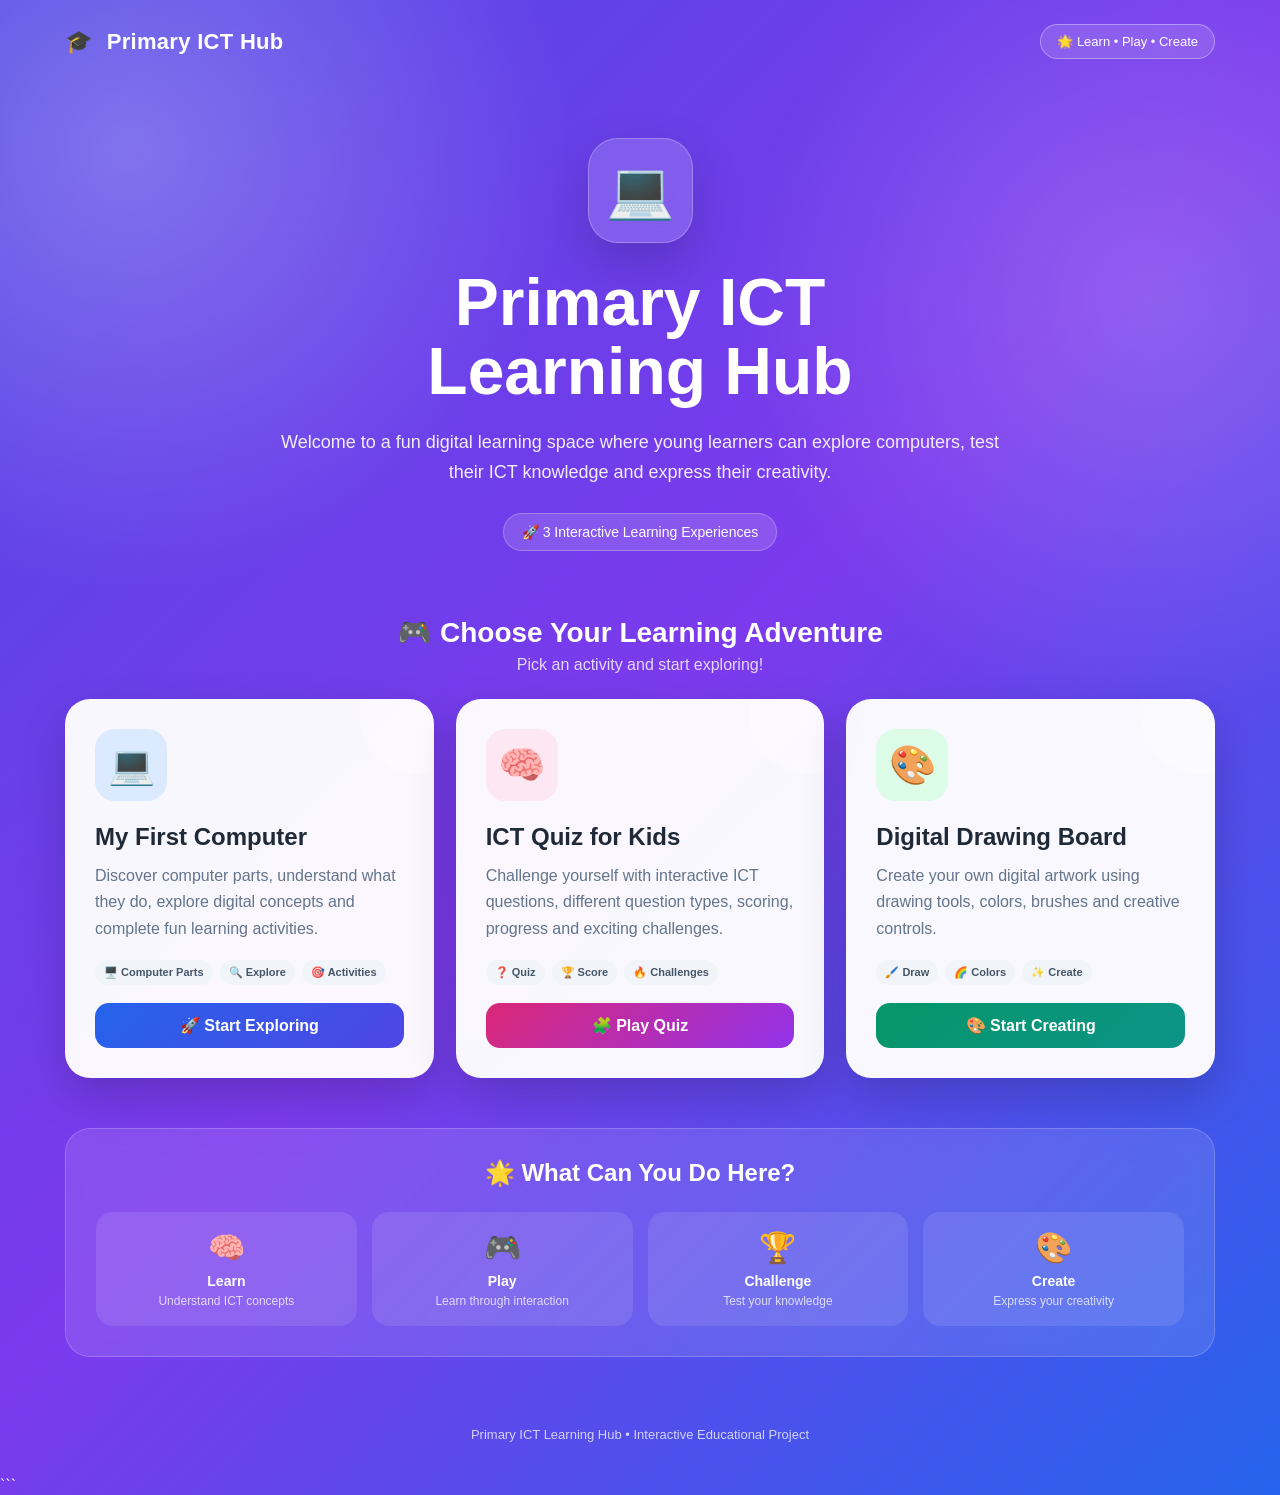
<file: index.html>
<!DOCTYPE html>
<html lang="en">
<head>
    <meta charset="UTF-8">
    <meta name="viewport" content="width=device-width, initial-scale=1.0">

    <title>Primary ICT Learning Hub</title>

    <style>
        * {
            margin: 0;
            padding: 0;
            box-sizing: border-box;
        }

        body {
            font-family: "Segoe UI", Arial, sans-serif;
            min-height: 100vh;
            background:
                radial-gradient(circle at 10% 10%, rgba(255,255,255,.25), transparent 25%),
                radial-gradient(circle at 90% 20%, rgba(255,255,255,.18), transparent 25%),
                linear-gradient(135deg, #4f46e5, #7c3aed, #2563eb);
            color: #fff;
            overflow-x: hidden;
        }

        .container {
            width: min(1150px, 92%);
            margin: auto;
        }

        /* NAVBAR */

        nav {
            display: flex;
            justify-content: space-between;
            align-items: center;
            padding: 24px 0;
        }

        .logo {
            font-size: 22px;
            font-weight: 800;
            letter-spacing: .3px;
        }

        .logo span {
            margin-right: 8px;
        }

        .nav-badge {
            padding: 9px 16px;
            border: 1px solid rgba(255,255,255,.35);
            background: rgba(255,255,255,.12);
            border-radius: 30px;
            font-size: 13px;
            backdrop-filter: blur(10px);
        }

        /* HERO */

        .hero {
            text-align: center;
            padding: 55px 0 45px;
        }

        .hero-icon {
            width: 105px;
            height: 105px;
            margin: auto;
            display: flex;
            align-items: center;
            justify-content: center;
            border-radius: 30px;
            font-size: 55px;
            background: rgba(255,255,255,.16);
            border: 1px solid rgba(255,255,255,.25);
            box-shadow: 0 20px 50px rgba(0,0,0,.18);
            backdrop-filter: blur(10px);
        }

        h1 {
            margin-top: 25px;
            font-size: clamp(38px, 6vw, 66px);
            line-height: 1.05;
            font-weight: 900;
        }

        .hero p {
            max-width: 720px;
            margin: 20px auto 0;
            font-size: 18px;
            line-height: 1.7;
            color: rgba(255,255,255,.9);
        }

        .hero-tag {
            display: inline-block;
            margin-top: 25px;
            padding: 10px 18px;
            border-radius: 30px;
            background: rgba(255,255,255,.14);
            border: 1px solid rgba(255,255,255,.25);
            font-size: 14px;
        }

        /* PROJECTS */

        .section-title {
            text-align: center;
            margin: 20px 0 25px;
        }

        .section-title h2 {
            font-size: 28px;
        }

        .section-title p {
            margin-top: 7px;
            opacity: .8;
        }

        .projects {
            display: grid;
            grid-template-columns: repeat(3, 1fr);
            gap: 22px;
            padding-bottom: 35px;
        }

        .card {
            position: relative;
            overflow: hidden;
            background: rgba(255,255,255,.96);
            color: #1f2937;
            border-radius: 25px;
            padding: 30px;
            min-height: 360px;
            display: flex;
            flex-direction: column;
            box-shadow: 0 18px 45px rgba(0,0,0,.18);
            transition: transform .25s ease, box-shadow .25s ease;
        }

        .card:hover {
            transform: translateY(-10px);
            box-shadow: 0 28px 55px rgba(0,0,0,.25);
        }

        .card::after {
            content: "";
            position: absolute;
            width: 120px;
            height: 120px;
            border-radius: 50%;
            right: -45px;
            top: -45px;
            background: rgba(255,255,255,.25);
        }

        .card-icon {
            width: 72px;
            height: 72px;
            border-radius: 20px;
            display: flex;
            align-items: center;
            justify-content: center;
            font-size: 38px;
            margin-bottom: 22px;
        }

        .computer .card-icon {
            background: #dbeafe;
        }

        .quiz .card-icon {
            background: #fce7f3;
        }

        .drawing .card-icon {
            background: #dcfce7;
        }

        .card h3 {
            font-size: 24px;
            margin-bottom: 12px;
        }

        .card p {
            color: #64748b;
            line-height: 1.65;
            flex-grow: 1;
        }

        .features {
            display: flex;
            flex-wrap: wrap;
            gap: 7px;
            margin: 18px 0;
        }

        .feature {
            font-size: 11px;
            padding: 6px 9px;
            border-radius: 20px;
            background: #f1f5f9;
            color: #475569;
            font-weight: 600;
        }

        .start-btn {
            display: block;
            text-align: center;
            text-decoration: none;
            color: white;
            padding: 13px 18px;
            border-radius: 14px;
            font-weight: 800;
            transition: .2s;
        }

        .start-btn:hover {
            transform: scale(1.02);
            filter: brightness(.94);
        }

        .computer .start-btn {
            background: linear-gradient(135deg, #2563eb, #4f46e5);
        }

        .quiz .start-btn {
            background: linear-gradient(135deg, #db2777, #9333ea);
        }

        .drawing .start-btn {
            background: linear-gradient(135deg, #059669, #0d9488);
        }

        /* LEARNING FEATURES */

        .learning {
            margin: 15px 0 45px;
            padding: 30px;
            border-radius: 25px;
            background: rgba(255,255,255,.11);
            border: 1px solid rgba(255,255,255,.2);
            backdrop-filter: blur(12px);
        }

        .learning h2 {
            text-align: center;
            margin-bottom: 25px;
        }

        .learning-grid {
            display: grid;
            grid-template-columns: repeat(4, 1fr);
            gap: 15px;
        }

        .learning-item {
            text-align: center;
            padding: 18px 12px;
            border-radius: 17px;
            background: rgba(255,255,255,.1);
        }

        .learning-item .icon {
            font-size: 30px;
            margin-bottom: 8px;
        }

        .learning-item strong {
            display: block;
            font-size: 14px;
        }

        .learning-item span {
            display: block;
            margin-top: 5px;
            font-size: 12px;
            opacity: .75;
        }

        /* FOOTER */

        footer {
            text-align: center;
            padding: 25px 0 35px;
            font-size: 13px;
            color: rgba(255,255,255,.75);
        }

        /* RESPONSIVE */

        @media (max-width: 900px) {
            .projects {
                grid-template-columns: 1fr 1fr;
            }

            .learning-grid {
                grid-template-columns: 1fr 1fr;
            }
        }

        @media (max-width: 600px) {
            nav {
                padding-top: 18px;
            }

            .nav-badge {
                display: none;
            }

            .hero {
                padding-top: 35px;
            }

            .projects {
                grid-template-columns: 1fr;
            }

            .learning-grid {
                grid-template-columns: 1fr 1fr;
            }

            .card {
                min-height: 330px;
            }
        }
    </style>
</head>

<body>

<div class="container">

    <!-- NAVBAR -->
    <nav>
        <div class="logo">
            <span>🎓</span> Primary ICT Hub
        </div>

        <div class="nav-badge">
            🌟 Learn • Play • Create
        </div>
    </nav>


    <!-- HERO -->
    <section class="hero">

        <div class="hero-icon">
            💻
        </div>

        <h1>
            Primary ICT<br>
            Learning Hub
        </h1>

        <p>
            Welcome to a fun digital learning space where
            young learners can explore computers, test their ICT
            knowledge and express their creativity.
        </p>

        <div class="hero-tag">
            🚀 3 Interactive Learning Experiences
        </div>

    </section>


    <!-- PROJECT SECTION -->
    <section>

        <div class="section-title">
            <h2>🎮 Choose Your Learning Adventure</h2>
            <p>Pick an activity and start exploring!</p>
        </div>


        <div class="projects">

            <!-- COMPUTER -->
            <div class="card computer">

                <div class="card-icon">
                    💻
                </div>

                <h3>My First Computer</h3>

                <p>
                    Discover computer parts, understand what they do,
                    explore digital concepts and complete fun learning
                    activities.
                </p>

                <div class="features">
                    <span class="feature">🖥️ Computer Parts</span>
                    <span class="feature">🔍 Explore</span>
                    <span class="feature">🎯 Activities</span>
                </div>

                <a
                    class="start-btn"
                    href="./01_My_First_Computer/index.html">
                    🚀 Start Exploring
                </a>

            </div>


            <!-- QUIZ -->
            <div class="card quiz">

                <div class="card-icon">
                    🧠
                </div>

                <h3>ICT Quiz for Kids</h3>

                <p>
                    Challenge yourself with interactive ICT questions,
                    different question types, scoring, progress and
                    exciting challenges.
                </p>

                <div class="features">
                    <span class="feature">❓ Quiz</span>
                    <span class="feature">🏆 Score</span>
                    <span class="feature">🔥 Challenges</span>
                </div>

                <a
                    class="start-btn"
                    href="./02_ICT_Quiz_for_Kids/index.html">
                    🧩 Play Quiz
                </a>

            </div>


            <!-- DRAWING -->
            <div class="card drawing">

                <div class="card-icon">
                    🎨
                </div>

                <h3>Digital Drawing Board</h3>

                <p>
                    Create your own digital artwork using drawing tools,
                    colors, brushes and creative controls.
                </p>

                <div class="features">
                    <span class="feature">🖌️ Draw</span>
                    <span class="feature">🌈 Colors</span>
                    <span class="feature">✨ Create</span>
                </div>

                <a
                    class="start-btn"
                    href="./03_Digital_Drawing_Board/index.html">
                    🎨 Start Creating
                </a>

            </div>

        </div>

    </section>


    <!-- LEARNING FEATURES -->
    <section class="learning">

        <h2>🌟 What Can You Do Here?</h2>

        <div class="learning-grid">

            <div class="learning-item">
                <div class="icon">🧠</div>
                <strong>Learn</strong>
                <span>Understand ICT concepts</span>
            </div>

            <div class="learning-item">
                <div class="icon">🎮</div>
                <strong>Play</strong>
                <span>Learn through interaction</span>
            </div>

            <div class="learning-item">
                <div class="icon">🏆</div>
                <strong>Challenge</strong>
                <span>Test your knowledge</span>
            </div>

            <div class="learning-item">
                <div class="icon">🎨</div>
                <strong>Create</strong>
                <span>Express your creativity</span>
            </div>

        </div>

    </section>


    <!-- FOOTER -->
    <footer>
        <p>
            Primary ICT Learning Hub
            • Interactive Educational Project
        </p>
    </footer>

</div>

</body>
</html>
```
</file>
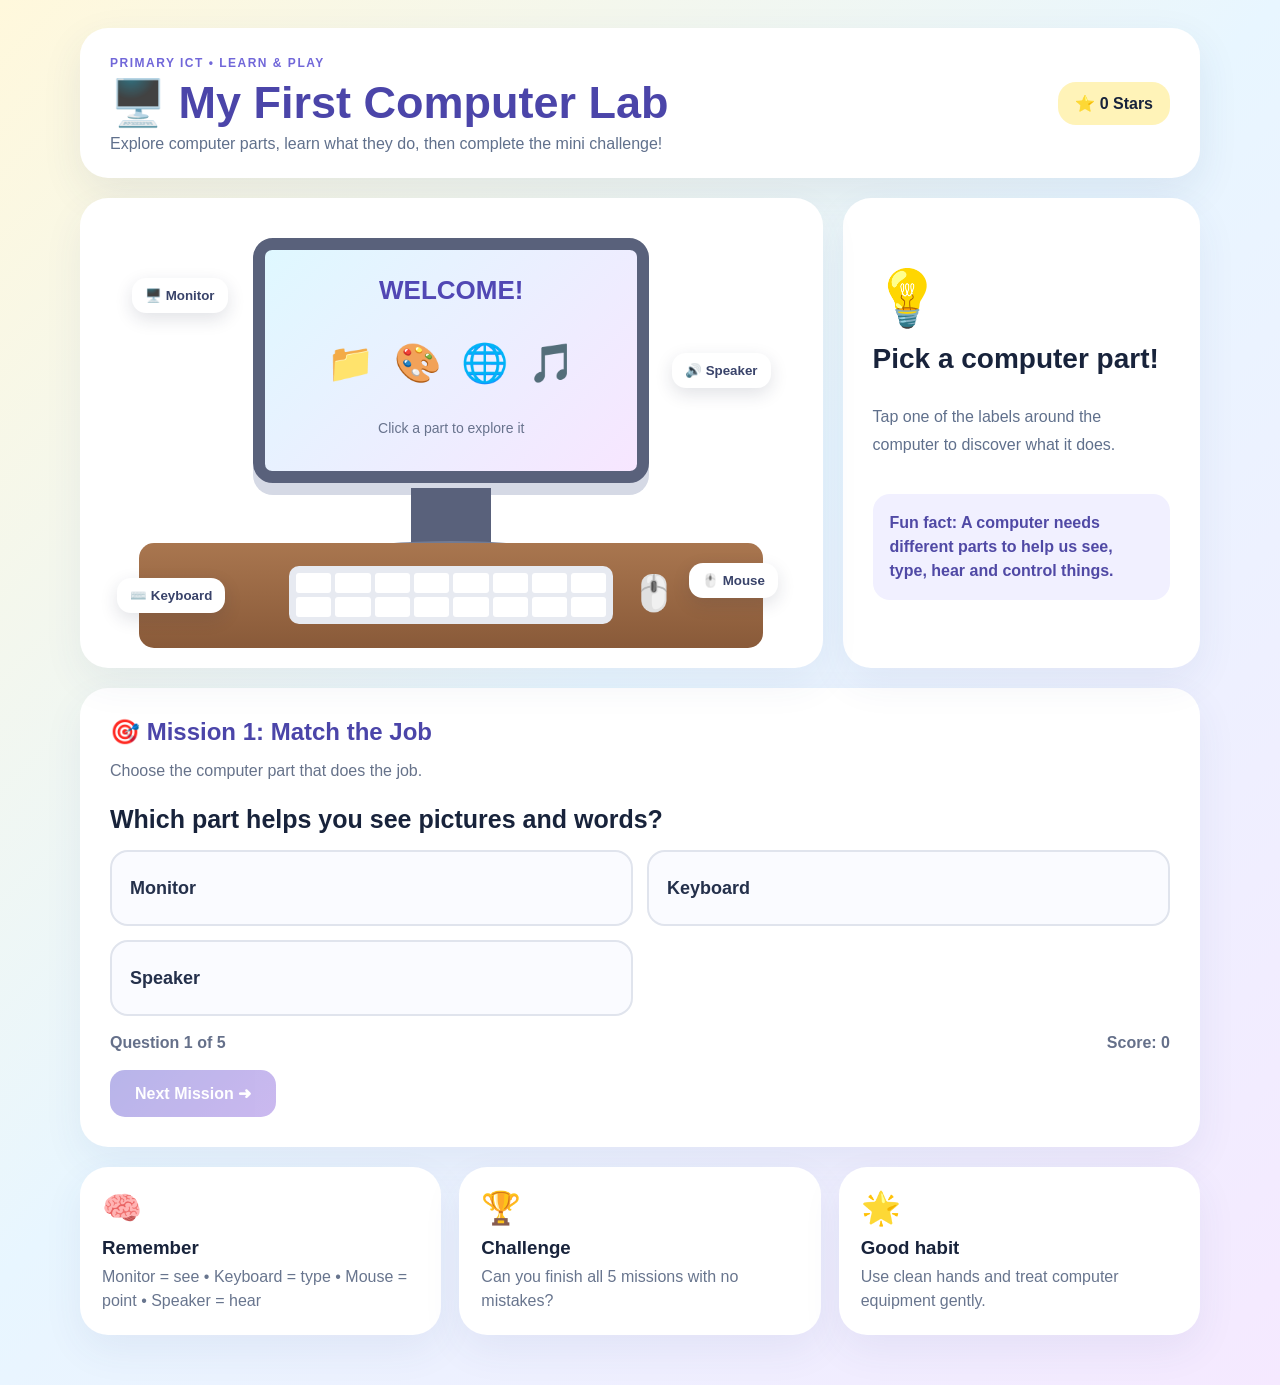
<file: 01_My_First_Computer/index.html>
<!DOCTYPE html>
<html lang="en">
<head>
<meta charset="UTF-8"><meta name="viewport" content="width=device-width,initial-scale=1.0">
<title>My First Computer Lab</title><link rel="stylesheet" href="style.css">
</head>
<body>
<main class="page">
  <header class="topbar"><div><span class="eyebrow">PRIMARY ICT • LEARN & PLAY</span><h1>🖥️ My First Computer Lab</h1><p>Explore computer parts, learn what they do, then complete the mini challenge!</p></div><div class="kid-badge">⭐ <span id="stars">0</span> Stars</div></header>

  <section class="hero-grid">
    <div class="computer-card">
      <div class="monitor"><div class="screen"><div class="screen-title">WELCOME!</div><div class="screen-icons"><span>📁</span><span>🎨</span><span>🌐</span><span>🎵</span></div><div class="screen-tip">Click a part to explore it</div></div></div>
      <div class="stand"></div><div class="base"></div>
      <div class="desk"><div class="keyboard"><span></span><span></span><span></span><span></span><span></span><span></span><span></span><span></span><span></span><span></span><span></span><span></span><span></span><span></span><span></span><span></span></div><div class="mouse">🖱️</div></div>
      <button class="part hot monitor-btn" onclick="showPart('Monitor',this)">🖥️ Monitor</button>
      <button class="part hot keyboard-btn" onclick="showPart('Keyboard',this)">⌨️ Keyboard</button>
      <button class="part hot mouse-btn" onclick="showPart('Mouse',this)">🖱️ Mouse</button>
      <button class="part hot speaker-btn" onclick="showPart('Speaker',this)">🔊 Speaker</button>
    </div>
    <aside class="info-card"><div class="info-icon" id="infoIcon">💡</div><h2 id="infoTitle">Pick a computer part!</h2><p id="infoText">Tap one of the labels around the computer to discover what it does.</p><div class="fact" id="infoFact">Fun fact: A computer needs different parts to help us see, type, hear and control things.</div></aside>
  </section>

  <section class="learn-strip"><h2>🎯 Mission 1: Match the Job</h2><p>Choose the computer part that does the job.</p><div id="question" class="question"></div><div id="options" class="options"></div><div class="quiz-footer"><span id="quizProgress">Question 1 of 5</span><span id="quizScore">Score: 0</span></div><button id="nextBtn" class="primary" onclick="nextQuestion()" disabled>Next Mission ➜</button></section>

  <section class="extra-grid"><div class="mini-card"><span>🧠</span><h3>Remember</h3><p>Monitor = see • Keyboard = type • Mouse = point • Speaker = hear</p></div><div class="mini-card"><span>🏆</span><h3>Challenge</h3><p>Can you finish all 5 missions with no mistakes?</p></div><div class="mini-card"><span>🌟</span><h3>Good habit</h3><p>Use clean hands and treat computer equipment gently.</p></div></section>

  <div id="result" class="result hidden"><div class="result-box"><div class="trophy">🏆</div><h2>Computer Explorer Complete!</h2><p id="resultText"></p><button class="primary" onclick="restartQuiz()">Play Again ↻</button></div></div>
</main>
<script src="script.js"></script>
</body></html>
</file>
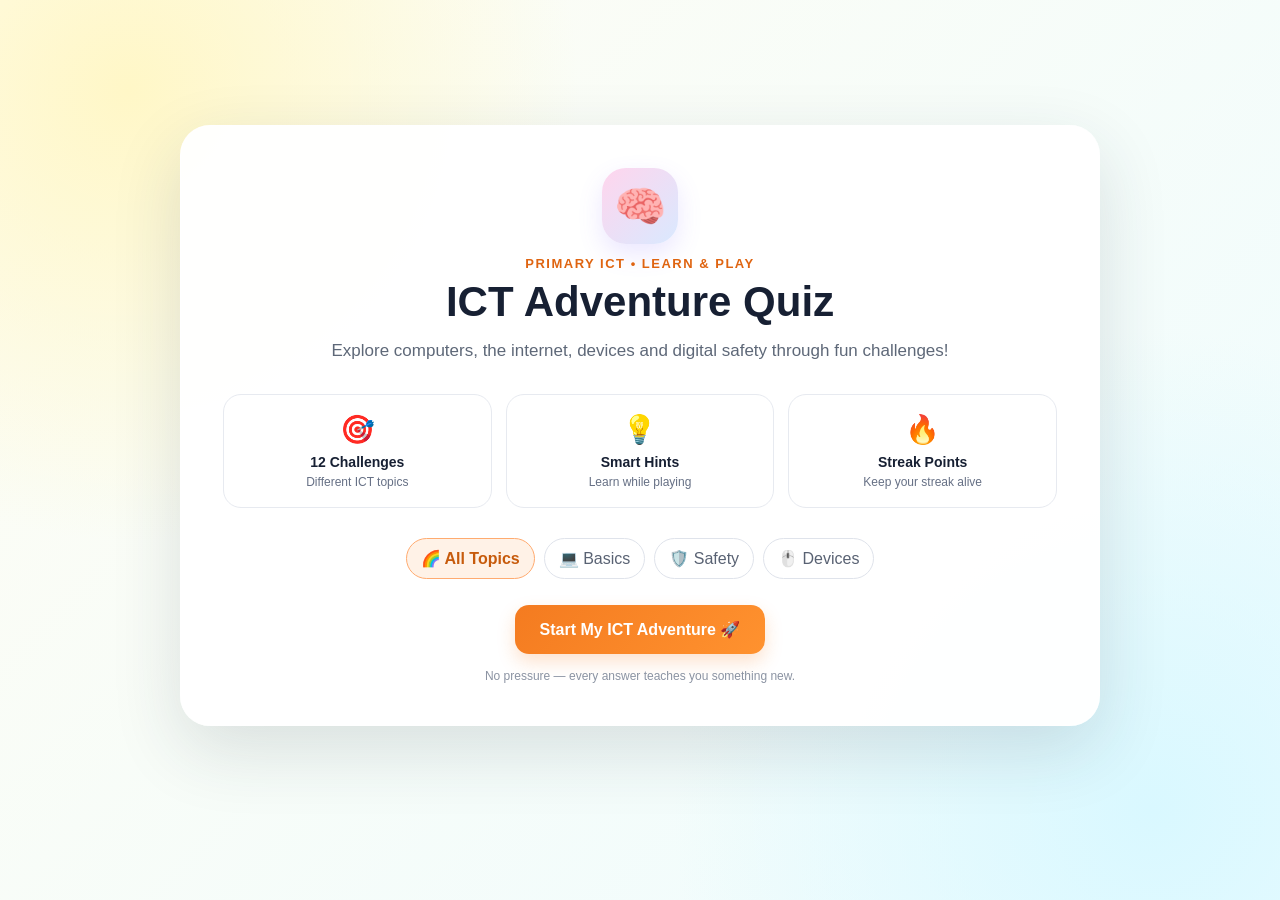
<file: 02_ICT_Quiz_for_Kids/index.html>
<!DOCTYPE html>
<html lang="en">
<head>
  <meta charset="UTF-8">
  <meta name="viewport" content="width=device-width, initial-scale=1.0">
  <meta name="description" content="A fun and interactive ICT quiz for primary school kids.">
  <title>ICT Adventure Quiz for Kids</title>
  <link rel="stylesheet" href="style.css">
</head>
<body>
  <main class="app-shell">
    <section id="startScreen" class="screen start-screen">
      <div class="brand-icon">🧠</div>
      <p class="eyebrow">PRIMARY ICT • LEARN & PLAY</p>
      <h1>ICT Adventure Quiz</h1>
      <p class="subtitle">Explore computers, the internet, devices and digital safety through fun challenges!</p>

      <div class="feature-grid">
        <div class="feature"><span>🎯</span><b>12 Challenges</b><small>Different ICT topics</small></div>
        <div class="feature"><span>💡</span><b>Smart Hints</b><small>Learn while playing</small></div>
        <div class="feature"><span>🔥</span><b>Streak Points</b><small>Keep your streak alive</small></div>
      </div>

      <div class="category-row">
        <button class="category active" data-category="All">🌈 All Topics</button>
        <button class="category" data-category="Computer Basics">💻 Basics</button>
        <button class="category" data-category="Internet Safety">🛡️ Safety</button>
        <button class="category" data-category="Devices">🖱️ Devices</button>
      </div>
      <button id="startBtn" class="primary-btn">Start My ICT Adventure 🚀</button>
      <p class="small-note">No pressure — every answer teaches you something new.</p>
    </section>

    <section id="quizScreen" class="screen quiz-screen hidden">
      <header class="quiz-header">
        <div class="brand-mini"><span>🧠</span> ICT Adventure</div>
        <div class="stats">
          <div class="stat"><span>⭐</span><b id="score">0</b><small>Score</small></div>
          <div class="stat"><span>🔥</span><b id="streak">0</b><small>Streak</small></div>
          <div class="stat"><span>❤️</span><b id="lives">3</b><small>Lives</small></div>
        </div>
      </header>

      <div class="progress-area">
        <div class="progress-label"><span id="questionCount">Question 1 of 12</span><span id="categoryLabel">Computer Basics</span></div>
        <div class="progress-track"><div id="progressBar" class="progress-bar"></div></div>
      </div>

      <div class="question-card">
        <div class="question-top">
          <span id="difficulty" class="badge">EASY</span>
          <span id="questionEmoji" class="question-emoji">💻</span>
        </div>
        <h2 id="questionText">Question goes here</h2>
        <p id="questionHintText" class="question-subtext">Choose the best answer.</p>
      </div>

      <div id="answers" class="answers" aria-live="polite"></div>

      <div id="feedback" class="feedback hidden"></div>

      <div class="action-row">
        <button id="hintBtn" class="secondary-btn">💡 Hint</button>
        <button id="nextBtn" class="primary-btn next-btn" disabled>Next Question ➜</button>
      </div>
      <div id="hintBox" class="hint-box hidden"></div>
    </section>

    <section id="resultScreen" class="screen result-screen hidden">
      <div id="resultIcon" class="result-icon">🏆</div>
      <p class="eyebrow">ADVENTURE COMPLETE</p>
      <h1 id="resultTitle">Great Job!</h1>
      <p id="resultMessage" class="subtitle">You completed your ICT challenge.</p>

      <div class="result-score"><span id="finalScore">0</span><small>points</small></div>
      <div class="result-grid">
        <div><b id="correctCount">0</b><span>Correct</span></div>
        <div><b id="accuracy">0%</b><span>Accuracy</span></div>
        <div><b id="bestStreak">0</b><span>Best Streak</span></div>
      </div>

      <div class="achievement" id="achievement">🌟 ICT Explorer</div>
      <button id="restartBtn" class="primary-btn">Play Again 🔄</button>
      <button id="homeBtn" class="text-btn">Back to Home</button>
    </section>
  </main>
  <div id="confetti" class="confetti-container" aria-hidden="true"></div>
  <script src="script.js"></script>
</body>
</html>
</file>
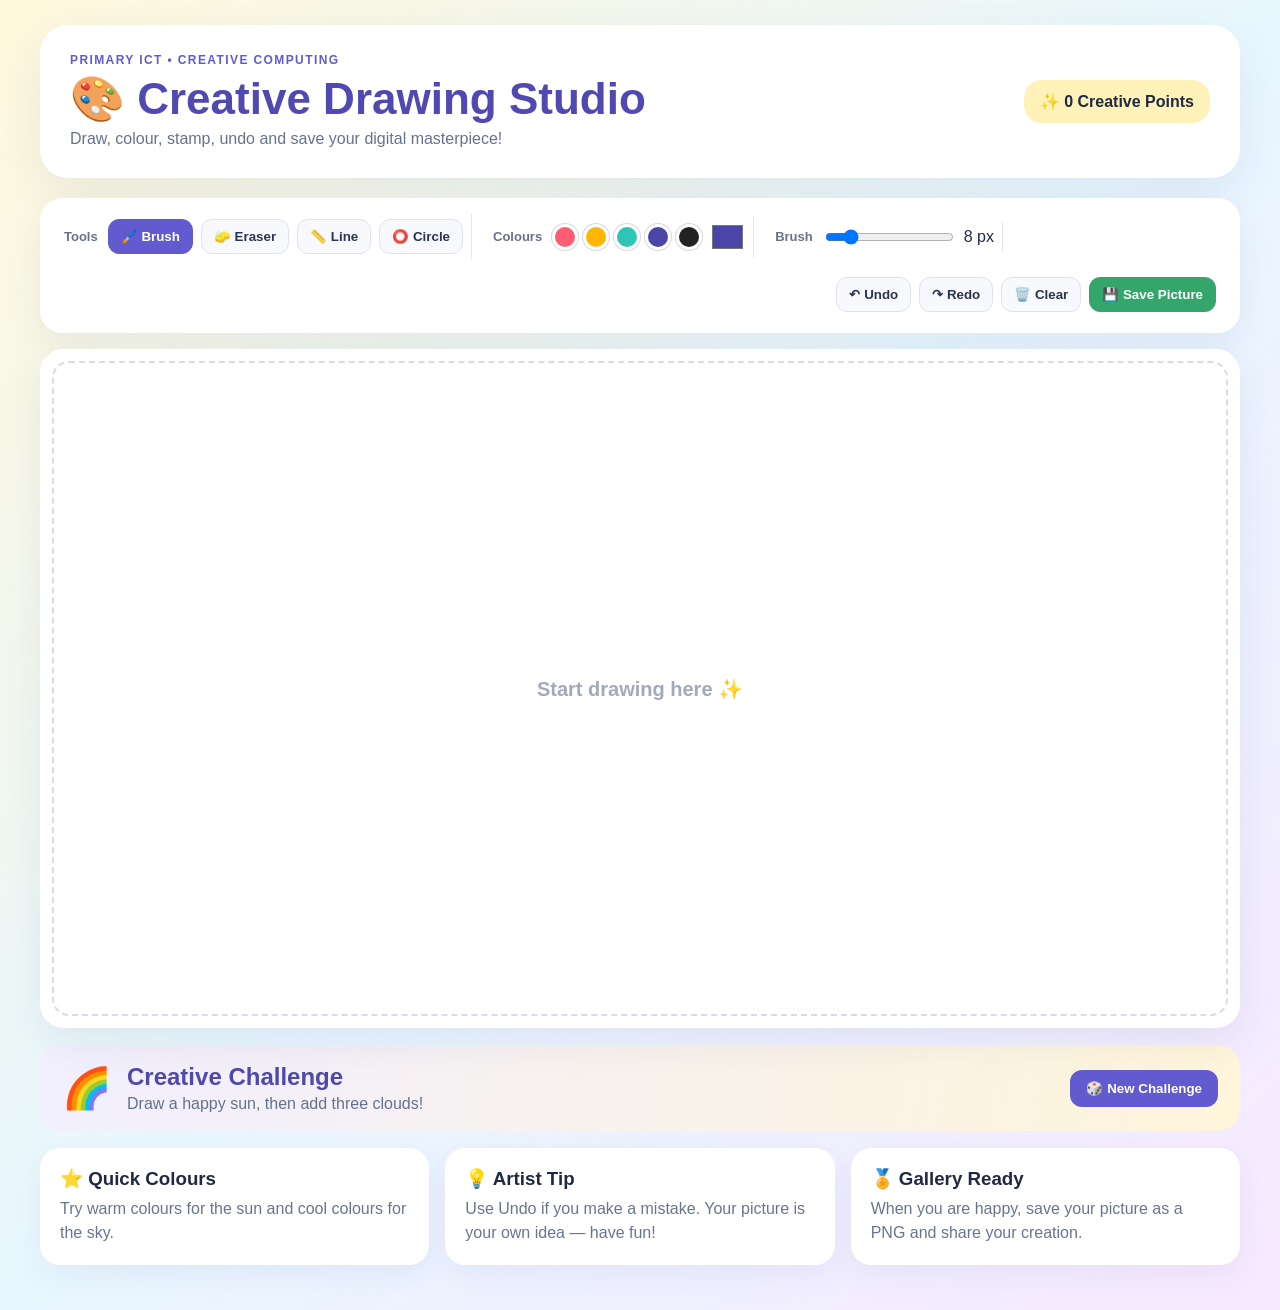
<file: 03_Digital_Drawing_Board/index.html>
<!DOCTYPE html>
<html lang="en"><head><meta charset="UTF-8"><meta name="viewport" content="width=device-width,initial-scale=1.0"><title>Creative Drawing Studio</title><link rel="stylesheet" href="style.css"></head>
<body><main class="page">
<header class="header"><div><span class="eyebrow">PRIMARY ICT • CREATIVE COMPUTING</span><h1>🎨 Creative Drawing Studio</h1><p>Draw, colour, stamp, undo and save your digital masterpiece!</p></div><div class="badge">✨ <span id="points">0</span> Creative Points</div></header>
<section class="studio">
<div class="toolbar">
<div class="tool-group"><strong>Tools</strong><button class="tool active" data-tool="brush">🖌️ Brush</button><button class="tool" data-tool="eraser">🧽 Eraser</button><button class="tool" data-tool="line">📏 Line</button><button class="tool" data-tool="circle">⭕ Circle</button></div>
<div class="tool-group"><strong>Colours</strong><div class="swatches"><button class="swatch" data-color="#ff5d73" style="background:#ff5d73"></button><button class="swatch" data-color="#ffb703" style="background:#ffb703"></button><button class="swatch" data-color="#2ec4b6" style="background:#2ec4b6"></button><button class="swatch" data-color="#4b45a9" style="background:#4b45a9"></button><button class="swatch" data-color="#222" style="background:#222"></button></div><input id="color" type="color" value="#4b45a9" title="Choose a custom colour"></div>
<div class="tool-group"><strong>Brush</strong><input id="size" type="range" min="2" max="40" value="8"><span id="sizeValue">8 px</span></div>
<div class="tool-group actions"><button id="undo">↶ Undo</button><button id="redo">↷ Redo</button><button id="clear">🗑️ Clear</button><button id="save" class="save">💾 Save Picture</button></div>
</div>
<div class="canvas-wrap"><canvas id="canvas"></canvas><div class="canvas-tip" id="canvasTip">Start drawing here ✨</div></div>
<section class="challenge"><div><span class="challenge-icon">🌈</span><div><h2>Creative Challenge</h2><p id="challengeText">Draw a happy sun, then add three clouds!</p></div></div><button id="newChallenge">🎲 New Challenge</button></section>
<section class="bottom-grid"><div class="card"><h3>⭐ Quick Colours</h3><p>Try warm colours for the sun and cool colours for the sky.</p></div><div class="card"><h3>💡 Artist Tip</h3><p>Use Undo if you make a mistake. Your picture is your own idea — have fun!</p></div><div class="card"><h3>🏅 Gallery Ready</h3><p>When you are happy, save your picture as a PNG and share your creation.</p></div></section>
</section></main><script src="script.js"></script></body></html>
</file>
<file: 01_My_First_Computer/style.css>
*{box-sizing:border-box}body{margin:0;font-family:Inter,Arial,sans-serif;background:linear-gradient(135deg,#fff8dc,#e8f6ff 48%,#f5e9ff);color:#18233b;min-height:100vh}.page{width:min(1120px,94%);margin:28px auto 50px}.topbar{display:flex;justify-content:space-between;gap:20px;align-items:center;background:#fff;padding:25px 30px;border-radius:28px;box-shadow:0 15px 40px #3a4a7a18}.eyebrow{font-size:12px;font-weight:800;letter-spacing:1.5px;color:#7167d9}.topbar h1{margin:5px 0;font-size:clamp(28px,5vw,45px);color:#4b45a9}.topbar p{margin:6px 0 0;color:#60708c}.kid-badge{background:#fff3b8;padding:12px 17px;border-radius:18px;font-weight:800;white-space:nowrap}.hero-grid{display:grid;grid-template-columns:1.35fr .65fr;gap:20px;margin-top:20px}.computer-card,.info-card,.learn-strip,.mini-card{background:#fff;border-radius:28px;box-shadow:0 15px 40px #3a4a7a12}.computer-card{position:relative;min-height:470px;overflow:hidden;padding:30px}.monitor{width:58%;height:245px;background:#26304b;border:12px solid #59617b;border-radius:20px;margin:10px auto 0;box-shadow:0 12px 0 #d5d9e5}.screen{height:100%;border-radius:7px;background:linear-gradient(135deg,#dff8ff,#f7e6ff);padding:25px;text-align:center}.screen-title{font-weight:900;font-size:26px;color:#5147b4}.screen-icons{font-size:38px;display:flex;justify-content:center;gap:20px;margin:35px 0}.screen-tip{font-size:14px;color:#68738d}.stand{width:80px;height:55px;background:#59617b;margin:5px auto 0}.base{width:180px;height:18px;border-radius:50%;background:#737b93;margin:-2px auto 15px}.desk{height:105px;background:linear-gradient(#a9764f,#895a39);border-radius:15px;position:absolute;left:8%;right:8%;bottom:20px}.keyboard{width:52%;height:58px;background:#e7eaf1;border-radius:10px;margin:23px auto;display:grid;grid-template-columns:repeat(8,1fr);gap:4px;padding:7px}.keyboard span{background:#fff;border-radius:3px}.mouse{position:absolute;right:14%;top:30px;font-size:35px}.part{position:absolute;border:0;border-radius:14px;padding:10px 13px;font-weight:800;cursor:pointer;background:#fff;box-shadow:0 6px 18px #1f294522;color:#39436a}.part:hover{transform:translateY(-2px)}.monitor-btn{left:7%;top:80px}.keyboard-btn{left:5%;bottom:55px}.mouse-btn{right:6%;bottom:70px}.speaker-btn{right:7%;top:155px}.info-card{padding:30px;display:flex;flex-direction:column;justify-content:center}.info-icon{font-size:55px}.info-card h2{font-size:28px;margin:12px 0}.info-card p{line-height:1.7;color:#60708c}.fact{margin-top:20px;padding:17px;border-radius:17px;background:#f1f0ff;color:#5049a5;font-weight:700;line-height:1.5}.learn-strip{margin-top:20px;padding:30px}.learn-strip h2{margin:0;color:#4b45a9}.learn-strip>p{color:#66728a}.question{font-size:25px;font-weight:900;margin:25px 0 16px}.options{display:grid;grid-template-columns:repeat(2,1fr);gap:14px}.option{min-height:76px;border:2px solid #e0e4ed;border-radius:18px;background:#fafbff;padding:18px;text-align:left;font-size:18px;font-weight:800;cursor:pointer;color:#24304b}.option:hover{border-color:#7770dc;background:#f2f1ff}.option.correct{background:#dff8e7;border-color:#41b86a}.option.wrong{background:#ffe4e4;border-color:#e46a6a}.quiz-footer{display:flex;justify-content:space-between;margin:18px 0;color:#65708a;font-weight:800}.primary{border:0;background:linear-gradient(135deg,#625bd0,#8b63dc);color:#fff;padding:14px 25px;border-radius:15px;font-size:16px;font-weight:800;cursor:pointer}.primary:disabled{opacity:.45;cursor:not-allowed}.extra-grid{display:grid;grid-template-columns:repeat(3,1fr);gap:18px;margin-top:20px}.mini-card{padding:22px}.mini-card span{font-size:32px}.mini-card h3{margin:10px 0 6px}.mini-card p{margin:0;color:#68758e;line-height:1.5}.result{position:fixed;inset:0;background:#1b234dcc;display:grid;place-items:center;padding:20px;z-index:10}.result-box{background:#fff;border-radius:30px;padding:40px;max-width:500px;text-align:center}.trophy{font-size:70px}.result-box h2{color:#4b45a9}.hidden{display:none}@media(max-width:800px){.hero-grid{grid-template-columns:1fr}.topbar{align-items:flex-start}.computer-card{min-height:430px}.options{grid-template-columns:1fr}.extra-grid{grid-template-columns:1fr 1fr}.monitor{width:68%}}@media(max-width:520px){.page{width:96%}.topbar{padding:20px;flex-direction:column}.computer-card{padding:15px;min-height:390px}.monitor{width:72%;height:190px}.screen-icons{font-size:28px;gap:10px;margin:25px 0}.part{font-size:12px;padding:8px}.monitor-btn{left:3%;top:55px}.speaker-btn{right:3%;top:120px}.keyboard-btn{left:3%;bottom:48px}.mouse-btn{right:3%;bottom:55px}.desk{left:3%;right:3%}.keyboard{width:60%}.extra-grid{grid-template-columns:1fr}.learn-strip{padding:22px}.question{font-size:21px}}
</file>
<file: 02_ICT_Quiz_for_Kids/style.css>
*{box-sizing:border-box}
:root{--orange:#f47b20;--orange-dark:#df6410;--ink:#172033;--muted:#667085;--line:#d9dee8;--green:#1f9d55;--green-bg:#e9f9ef;--red:#d64545;--red-bg:#fff0f0;--blue:#4f7cff;--purple:#7b61ff}
body{margin:0;min-height:100vh;font-family:Arial,Helvetica,sans-serif;color:var(--ink);background:radial-gradient(circle at 10% 10%,#fff7c7 0,transparent 32%),radial-gradient(circle at 90% 90%,#d9f8ff 0,transparent 34%),linear-gradient(135deg,#fffdf3,#eefcff);display:flex;justify-content:center;align-items:center;padding:24px}
button{font:inherit}.app-shell{width:min(920px,100%);min-height:650px}.screen{background:rgba(255,255,255,.96);border:1px solid rgba(255,255,255,.8);border-radius:30px;box-shadow:0 24px 70px rgba(35,48,65,.14);padding:42px;overflow:hidden}.hidden{display:none!important}
.start-screen,.result-screen{text-align:center}.brand-icon{width:76px;height:76px;margin:0 auto 12px;display:grid;place-items:center;border-radius:24px;background:linear-gradient(135deg,#ffd5ed,#d9e9ff);font-size:42px;box-shadow:0 10px 25px rgba(123,97,255,.15)}
.eyebrow{margin:0 0 8px;color:var(--orange-dark);font-weight:800;letter-spacing:1.5px;font-size:13px}.screen h1{font-size:42px;margin:8px 0 12px;line-height:1.1}.subtitle{max-width:650px;margin:0 auto;color:#5e6878;font-size:17px;line-height:1.6}.feature-grid{display:grid;grid-template-columns:repeat(3,1fr);gap:14px;margin:30px 0}.feature{padding:18px 12px;border:1px solid #e7eaf0;border-radius:18px;background:#fff}.feature span{display:block;font-size:28px;margin-bottom:8px}.feature b,.feature small{display:block}.feature b{font-size:14px}.feature small{color:var(--muted);margin-top:5px;font-size:12px}.category-row{display:flex;gap:9px;justify-content:center;flex-wrap:wrap;margin:22px 0 26px}.category{border:1px solid #dfe3eb;background:#fff;border-radius:999px;padding:10px 14px;color:#596273;cursor:pointer;transition:.2s}.category:hover{transform:translateY(-1px);border-color:#ffb277}.category.active{background:#fff2e7;border-color:#ffab70;color:#c75b0c;font-weight:700}
.primary-btn,.secondary-btn,.text-btn{border:0;cursor:pointer;transition:.2s}.primary-btn{background:linear-gradient(135deg,var(--orange),#ff922f);color:#fff;border-radius:14px;padding:15px 24px;font-weight:800;box-shadow:0 8px 18px rgba(244,123,32,.22)}.primary-btn:hover:not(:disabled){transform:translateY(-2px);box-shadow:0 12px 22px rgba(244,123,32,.28)}.primary-btn:disabled{opacity:.45;cursor:not-allowed;box-shadow:none}.start-screen .primary-btn{font-size:16px;min-width:250px}.small-note{font-size:12px;color:#8b93a2;margin:15px 0 0}
.quiz-screen{padding:28px 34px 34px}.quiz-header{display:flex;align-items:center;justify-content:space-between;gap:20px}.brand-mini{font-size:18px;font-weight:800;display:flex;align-items:center;gap:8px}.stats{display:flex;gap:10px}.stat{min-width:74px;text-align:center;border:1px solid #e6e9ef;background:#fbfcfe;border-radius:14px;padding:8px 7px}.stat span{font-size:14px}.stat b{display:block;font-size:16px;margin-top:2px}.stat small{font-size:10px;color:#7b8493}.progress-area{margin:25px 0}.progress-label{display:flex;justify-content:space-between;color:#667085;font-size:12px;font-weight:700;margin-bottom:8px}.progress-track{height:9px;background:#edf0f5;border-radius:999px;overflow:hidden}.progress-bar{height:100%;width:0;background:linear-gradient(90deg,#ff9b45,#ff6e9d,#756cff);border-radius:999px;transition:width .35s ease}
.question-card{border-radius:22px;background:linear-gradient(135deg,#fff9f1,#f6f7ff);border:1px solid #eceaf2;padding:25px;margin-bottom:18px}.question-top{display:flex;justify-content:space-between;align-items:center}.badge{display:inline-flex;padding:6px 10px;border-radius:999px;background:#eeeafe;color:#6450d8;font-size:11px;font-weight:800;letter-spacing:.6px}.question-emoji{font-size:30px}.question-card h2{font-size:27px;line-height:1.35;margin:14px 0 8px}.question-subtext{margin:0;color:#7a8391;font-size:13px}.answers{display:grid;gap:12px}.ans{position:relative;width:100%;min-height:68px;padding:16px 18px 16px 56px;border:2px solid #dfe3ea;border-radius:16px;background:#fff;color:#202838;cursor:pointer;text-align:left;font-size:16px;font-weight:600;line-height:1.45;white-space:normal;overflow-wrap:anywhere;word-break:normal;transition:.18s;box-shadow:0 2px 6px rgba(20,30,50,.03)}.ans:hover:not(:disabled){border-color:#ffae75;background:#fffaf6;transform:translateY(-1px)}.ans .letter{position:absolute;left:17px;top:50%;transform:translateY(-50%);width:28px;height:28px;border-radius:9px;background:#f1f3f7;color:#5e6776;display:grid;place-items:center;font-size:12px;font-weight:800}.ans.selected{border-color:#6d83ff;background:#f4f6ff}.ans.selected .letter{background:#6d83ff;color:#fff}.ans.correct{border-color:#49b974;background:var(--green-bg);color:#126d38}.ans.correct .letter{background:#49b974;color:#fff}.ans.wrong{border-color:#ef7676;background:var(--red-bg);color:#a42f2f}.ans.wrong .letter{background:#ef7676;color:#fff}.ans:disabled{cursor:default}
.feedback{margin-top:14px;padding:14px 16px;border-radius:14px;font-size:14px;line-height:1.5}.feedback.good{background:var(--green-bg);border:1px solid #bfe9cd;color:#176a38}.feedback.bad{background:var(--red-bg);border:1px solid #f0c2c2;color:#9f3030}.action-row{display:flex;justify-content:space-between;align-items:center;gap:12px;margin-top:16px}.secondary-btn{background:#f4f5f8;color:#525d6e;border:1px solid #e0e4eb;border-radius:13px;padding:12px 17px;font-weight:700}.secondary-btn:hover{background:#eceff4}.next-btn{margin-left:auto}.hint-box{margin-top:10px;padding:11px 14px;background:#fff8dd;border:1px solid #f2df8c;border-radius:12px;color:#705d19;font-size:13px;line-height:1.5}
.result-icon{font-size:64px;margin-bottom:8px}.result-score{margin:25px auto 18px;width:150px;height:150px;border-radius:50%;display:flex;flex-direction:column;justify-content:center;align-items:center;background:linear-gradient(135deg,#fff3df,#f0edff);border:8px solid #fff;box-shadow:0 10px 30px rgba(50,60,80,.12)}.result-score span{font-size:40px;font-weight:900;color:var(--orange-dark)}.result-score small{color:#71798a}.result-grid{display:grid;grid-template-columns:repeat(3,1fr);gap:12px;max-width:520px;margin:0 auto 22px}.result-grid div{background:#f8f9fc;border:1px solid #e8ebf1;border-radius:15px;padding:14px}.result-grid b,.result-grid span{display:block}.result-grid b{font-size:22px}.result-grid span{font-size:11px;color:#7b8493;margin-top:4px}.achievement{display:inline-block;background:#fff2d9;border:1px solid #f4d38b;color:#765611;border-radius:999px;padding:9px 15px;font-size:13px;font-weight:800;margin-bottom:22px}.text-btn{display:block;margin:12px auto 0;background:transparent;color:#6b7280;padding:8px}.text-btn:hover{text-decoration:underline}
.confetti-container{position:fixed;inset:0;pointer-events:none;overflow:hidden}.confetti{position:absolute;top:-20px;width:9px;height:16px;animation:fall 1.8s linear forwards}@keyframes fall{to{transform:translateY(110vh) rotate(720deg);opacity:0}}
@media(max-width:700px){body{padding:10px}.screen{padding:26px 18px;border-radius:22px}.screen h1{font-size:32px}.feature-grid{grid-template-columns:1fr}.quiz-screen{padding:20px 15px 24px}.quiz-header{align-items:flex-start}.stats{gap:5px}.stat{min-width:58px;padding:7px 4px}.brand-mini{font-size:15px}.question-card{padding:20px}.question-card h2{font-size:22px}.ans{min-height:74px;padding:17px 14px 17px 52px;font-size:15px}.action-row{flex-direction:column}.next-btn,.secondary-btn{width:100%;margin-left:0}.result-grid{grid-template-columns:1fr}.progress-label{font-size:11px}}
</file>
<file: 03_Digital_Drawing_Board/style.css>
*{box-sizing:border-box}body{margin:0;font-family:Inter,Arial,sans-serif;background:linear-gradient(135deg,#fff8dc,#e8f7ff 50%,#f7e9ff);color:#202944;min-height:100vh}.page{width:min(1200px,95%);margin:25px auto 45px}.header{background:#fff;border-radius:28px;padding:25px 30px;display:flex;justify-content:space-between;gap:20px;align-items:center;box-shadow:0 15px 45px #303b6815}.eyebrow{font-size:12px;letter-spacing:1.4px;font-weight:900;color:#625bd0}.header h1{font-size:clamp(28px,5vw,44px);margin:5px 0;color:#5149b2}.header p{margin:5px 0;color:#66738d}.badge{background:#fff2b8;border-radius:18px;padding:12px 16px;font-weight:900;white-space:nowrap}.studio{margin-top:20px}.toolbar{background:#fff;padding:16px;border-radius:22px;display:flex;gap:13px;flex-wrap:wrap;align-items:center;box-shadow:0 12px 35px #303b6812}.tool-group{display:flex;align-items:center;gap:8px;padding:5px 8px;border-right:1px solid #e5e7ef}.tool-group:last-child{border:0}.tool-group strong{font-size:13px;color:#68738b;margin-right:2px}.tool,.actions button{border:1px solid #dfe3ec;background:#f8f9fd;color:#29344f;padding:9px 12px;border-radius:11px;font-weight:800;cursor:pointer}.tool.active{background:#625bd0;color:#fff;border-color:#625bd0}.swatches{display:flex;gap:5px}.swatch{width:26px;height:26px;border-radius:50%;border:3px solid #fff;box-shadow:0 0 0 1px #d5d9e3;cursor:pointer}.swatch:hover{transform:scale(1.1)}#color{width:35px;height:32px;border:0;padding:0;background:none;cursor:pointer}.actions{margin-left:auto}.actions .save{background:#35a66b;color:#fff;border-color:#35a66b}.canvas-wrap{position:relative;margin-top:16px;background:#fff;border-radius:24px;padding:12px;box-shadow:0 14px 40px #303b6815}.canvas-wrap canvas{display:block;width:100%;height:auto;min-height:420px;border:2px dashed #d7dce7;border-radius:17px;background:#fff;touch-action:none;cursor:crosshair}.canvas-tip{position:absolute;left:50%;top:50%;transform:translate(-50%,-50%);pointer-events:none;color:#a2a9ba;font-size:20px;font-weight:800}.challenge{margin-top:17px;background:linear-gradient(100deg,#f2efff,#fff5da);border-radius:22px;padding:18px 22px;display:flex;justify-content:space-between;gap:20px;align-items:center}.challenge>div{display:flex;gap:15px;align-items:center}.challenge-icon{font-size:40px}.challenge h2{margin:0 0 4px;color:#5049aa}.challenge p{margin:0;color:#64718b}.challenge button{border:0;border-radius:12px;background:#625bd0;color:#fff;padding:11px 16px;font-weight:800;cursor:pointer}.bottom-grid{display:grid;grid-template-columns:repeat(3,1fr);gap:16px;margin-top:17px}.card{background:#fff;padding:20px;border-radius:20px;box-shadow:0 10px 30px #303b6810}.card h3{margin:0 0 7px}.card p{margin:0;line-height:1.5;color:#69758d}@media(max-width:900px){.actions{margin-left:0}.tool-group{border-right:0}.canvas-wrap canvas{min-height:360px}.bottom-grid{grid-template-columns:1fr 1fr}}@media(max-width:600px){.page{width:97%}.header{padding:20px;flex-direction:column;align-items:flex-start}.toolbar{padding:12px}.tool-group{width:100%;flex-wrap:wrap}.canvas-wrap canvas{min-height:300px}.challenge{flex-direction:column;align-items:flex-start}.bottom-grid{grid-template-columns:1fr}.actions button{flex:1}.actions{display:grid;grid-template-columns:repeat(2,1fr)}}
</file>
